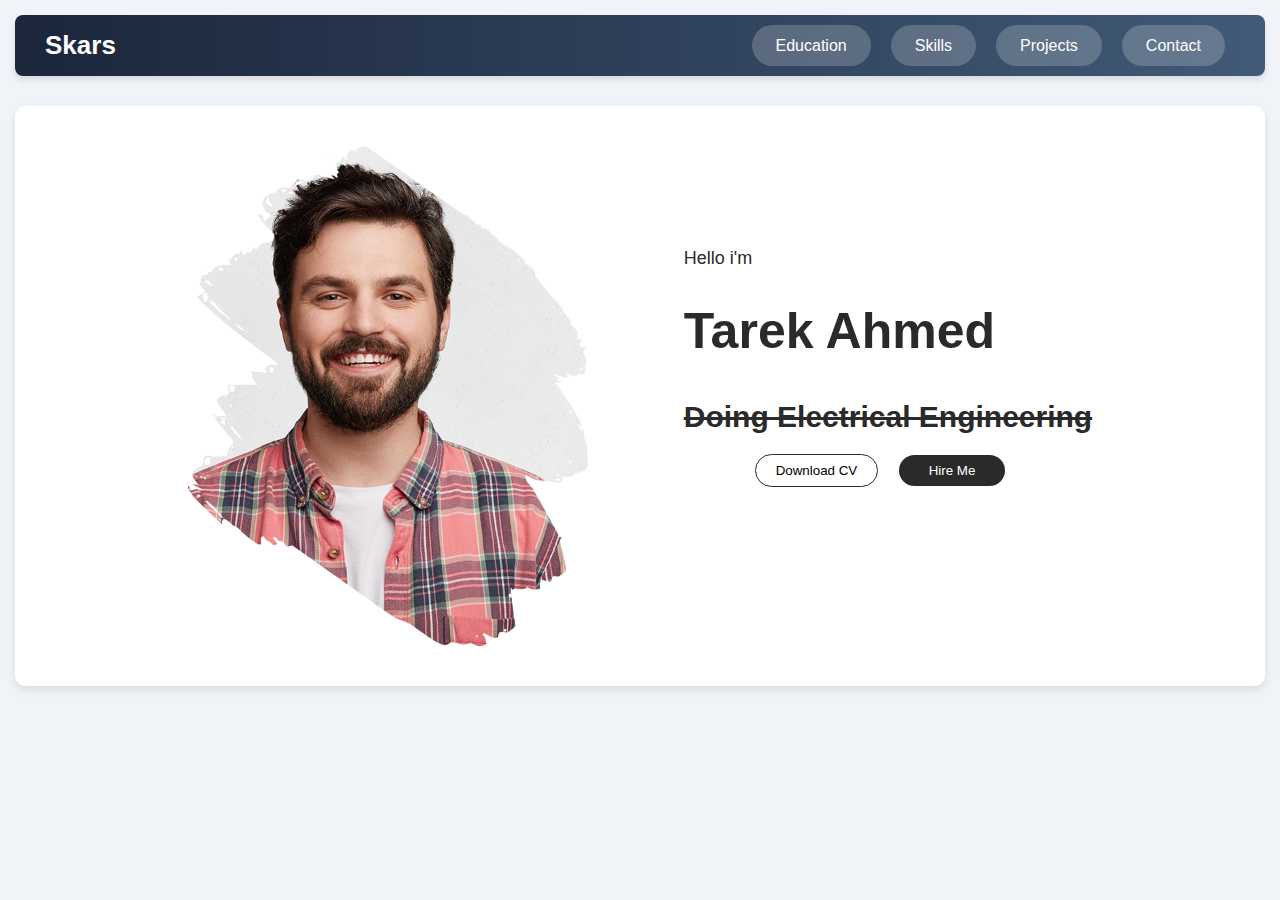
<file: index.html>
<!DOCTYPE html>
<html lang="en">
<head>
    <meta charset="UTF-8">
    <meta name="viewport" content="width=device-width, initial-scale=1.0">
    <title>Hi! It's me, Tarek.</title>
    <link rel="icon" type="image/x-icon" href="img/favicon.ico">
    <link rel="stylesheet" href="./styles.css">
    <link rel="stylesheet" href="./nav.css">
</head>
<body onload="document.body.style.opacity='1'">
    <nav class="navbar">
        <div class="navbar-brand">Skars</div>
        <button type="button" class="menu-toggle" aria-label="Toggle navigation menu">&#9776;</button>
        <ul class="navbar-links">
            <li><a href="/education">Education</a></li>
            <li><a href="/skills">Skills</a></li>
            <li><a href="/projects">Projects</a></li>
            <li><a href="/contact">Contact</a></li>
        </ul>
    </nav>

    <section class="main">
            <img src="img/main.png" alt="men" class="men">
            <div class="main-detil">
                <p>Hello i'm</p>
                <h1>Tarek Ahmed</h1>
                <h4><s>Doing Electrical Engineering</s></h4>

                <div class="btn">
                    <button type="submit">Download CV</button>
                    <button type="submit" class="btn-2" disabled>Hire Me</button>
                </div>

                <div class="social">
                    <a target="blank" href="https://github.com/tarekahmedsifat"><i class='bx bxl-github'></i></a>
                    <a target="blank" href="https://instagram.com/tarekahmedsifat"><i class='bx bxl-instagram'></i></a>
                </div>
            </div>
        </section>

    <script src="./script.js"></script>
</body>
</html>
</file>
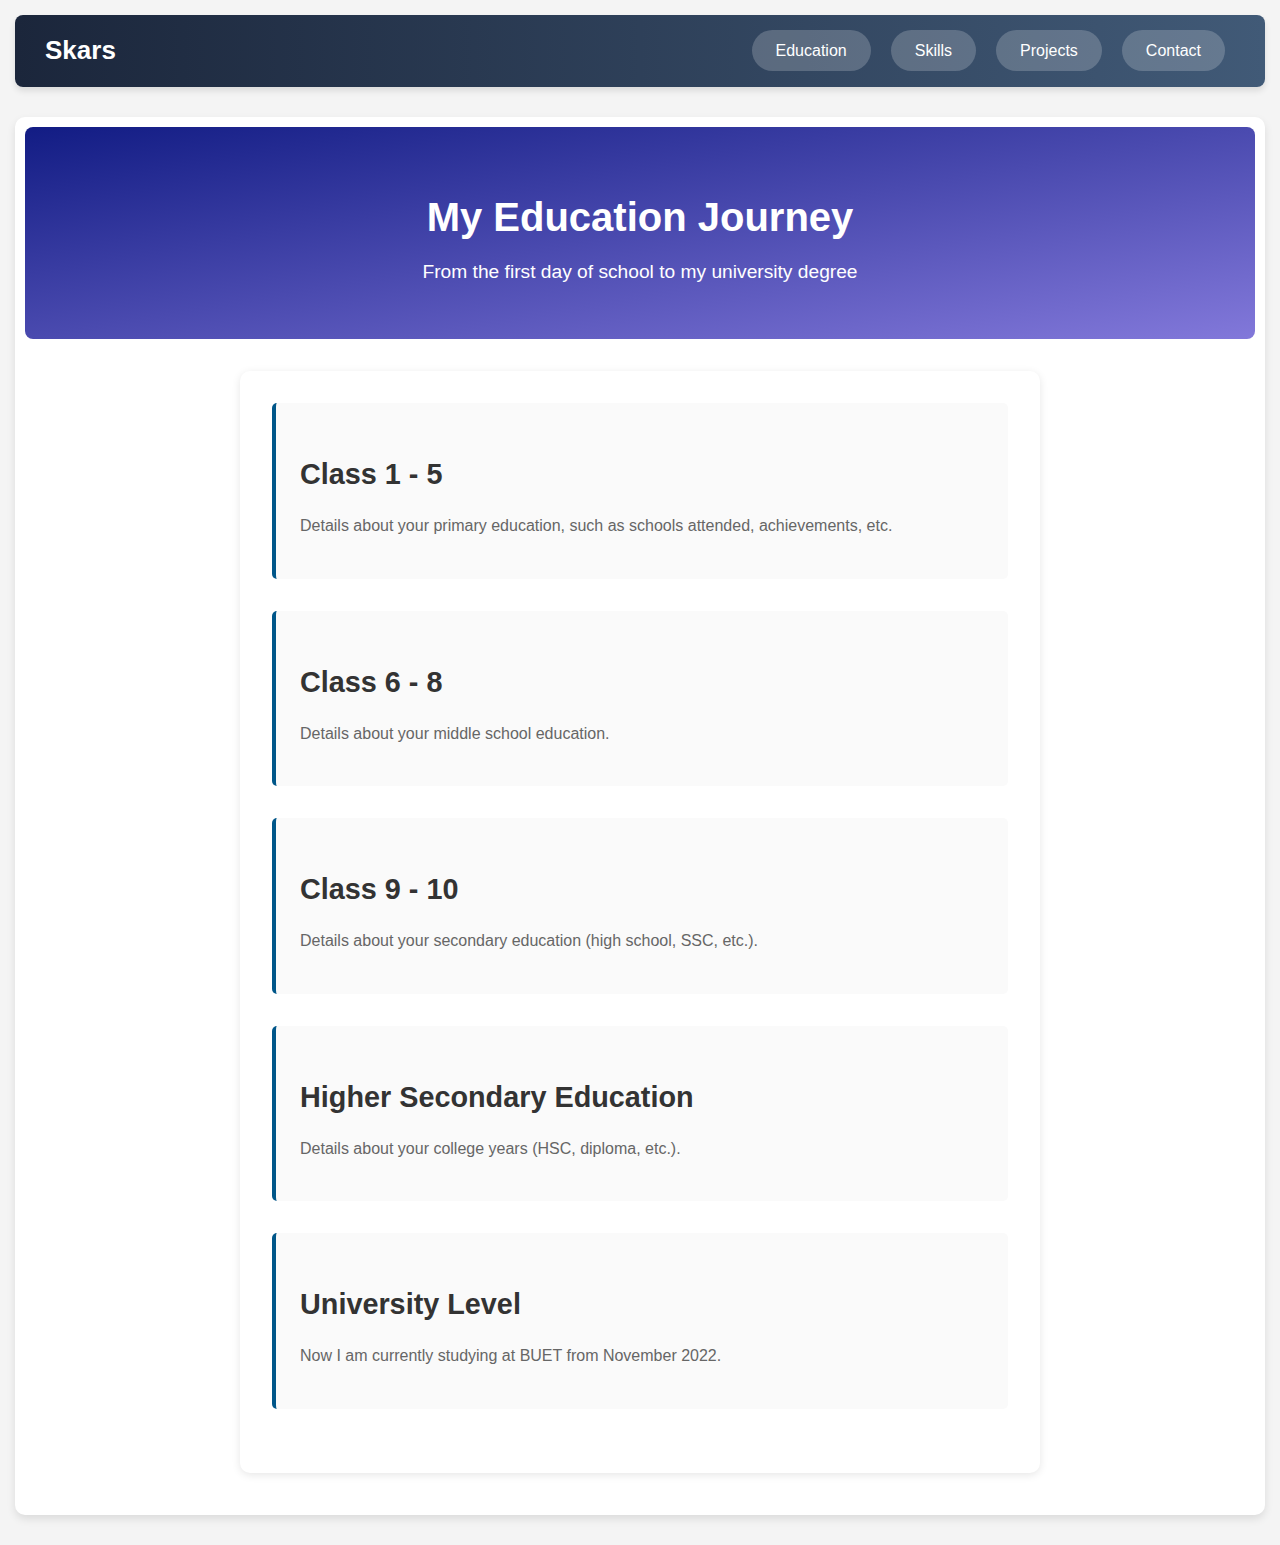
<file: education/index.html>
<!DOCTYPE html>
<html lang="en">
<head>
    <meta charset="UTF-8">
    <meta name="viewport" content="width=device-width, initial-scale=1.0">
    <title>My Educations</title>
    <link rel="icon" type="image/x-icon" href="/img/favicon.ico">
    <link rel="stylesheet" href="/nav.css">
    <link rel="stylesheet" href="/styles.css">
    <link rel="stylesheet" href="style.css">
</head>
<body onload="document.body.style.opacity='1'">
    <nav class="navbar">
        <div class="navbar-brand">Skars</div>
        <button type="button" class="menu-toggle" aria-label="Toggle navigation menu">&#9776;</button>
        <ul class="navbar-links">
            <li><a href="/education">Education</a></li>
            <li><a href="/skills">Skills</a></li>
            <li><a href="/projects">Projects</a></li>
            <li><a href="/contact">Contact</a></li>
        </ul>
    </nav>

    <section class="main">
        <div class="wrapper">
            <header>
                <h1>My Education Journey</h1>
                <p>From the first day of school to my university degree</p>
            </header>

            <section class="timeline">
                <div class="timeline-item">
                    <h2>Class 1 - 5</h2>
                    <p>Details about your primary education, such as schools attended, achievements, etc.</p>
                </div>
                <div class="timeline-item">
                    <h2>Class 6 - 8</h2>
                    <p>Details about your middle school education.</p>
                </div>
                <div class="timeline-item">
                    <h2>Class 9 - 10</h2>
                    <p>Details about your secondary education (high school, SSC, etc.).</p>
                </div>
                <div class="timeline-item">
                    <h2>Higher Secondary Education</h2>
                    <p>Details about your college years (HSC, diploma, etc.).</p>
                </div>
                <div class="timeline-item">
                    <h2>University Level</h2>
                    <p>Now I am currently studying at BUET from November 2022.</p>
                </div>
            </section>

            <!-- <footer>
                <p>&copy; 2024 My Education Journey. All rights reserved.</p>
            </footer> -->
        </div>
    </section>
    
    <script type="text/javascript" src="/script.js"></script>
</body>
</html>
</file>
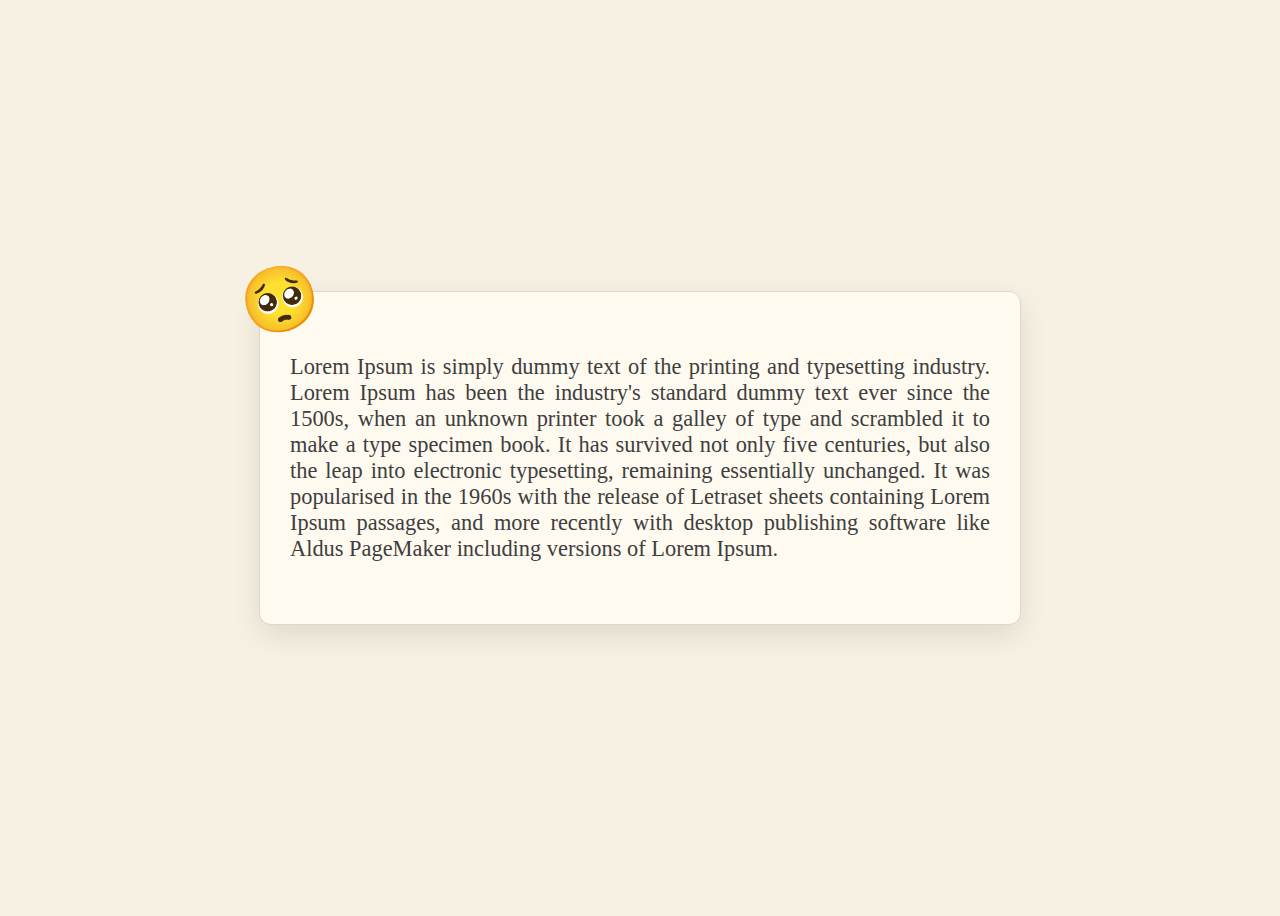
<file: letter/index.html>
<!DOCTYPE html>
<html lang="bn">
<head>
  <meta charset="UTF-8">
  <title>Error Message</title>
  <style>
    body {
      background: #f7f1e3;
      font-family: 'Noto Serif Bengali', serif;
      padding: 0px;
      display: flex;
      justify-content: center;
      align-items: center;
      min-height: 100vh;
    }

    .letter {
      background: #fffaf0;
      padding: 40px 30px;
      max-width: 700px;
      font-size: 1.4rem;
      color: #3e3e3e;
      box-shadow: 0 10px 30px rgba(0,0,0,0.1);
      border: 1px solid #e3d5ca;
      border-radius: 12px;
      position: relative;
    }

    .letter::before {
      content: "🥺";
      font-size: 4rem;
      position: absolute;
      top: -30px;
      left: -20px;
      transform: rotate(-15deg);
    }

    .letter p:nth-child(2)
    {
        text-align: justify;
    }
    code{
        color: rgb(162, 123, 51);
    }

    @import url('https://fonts.googleapis.com/css2?family=Noto+Serif+Bengali&display=swap');
  </style>
</head>
<body>
  <div class="letter">
    <p></p>
    <p>Lorem Ipsum is simply dummy text of the printing and typesetting industry. 
      Lorem Ipsum has been the industry's standard dummy text ever since the 1500s, 
      when an unknown printer took a galley of type and scrambled it to make a type specimen book. 
      It has survived not only five centuries, but also the leap into electronic typesetting, 
      remaining essentially unchanged. It was popularised in the 1960s with the release of Letraset 
      sheets containing Lorem Ipsum passages, and more recently with desktop publishing software like 
      Aldus PageMaker including versions of Lorem Ipsum.</p>
    <p></p>
    
    <code></code>
  </div>
</body>
</html>
</file>
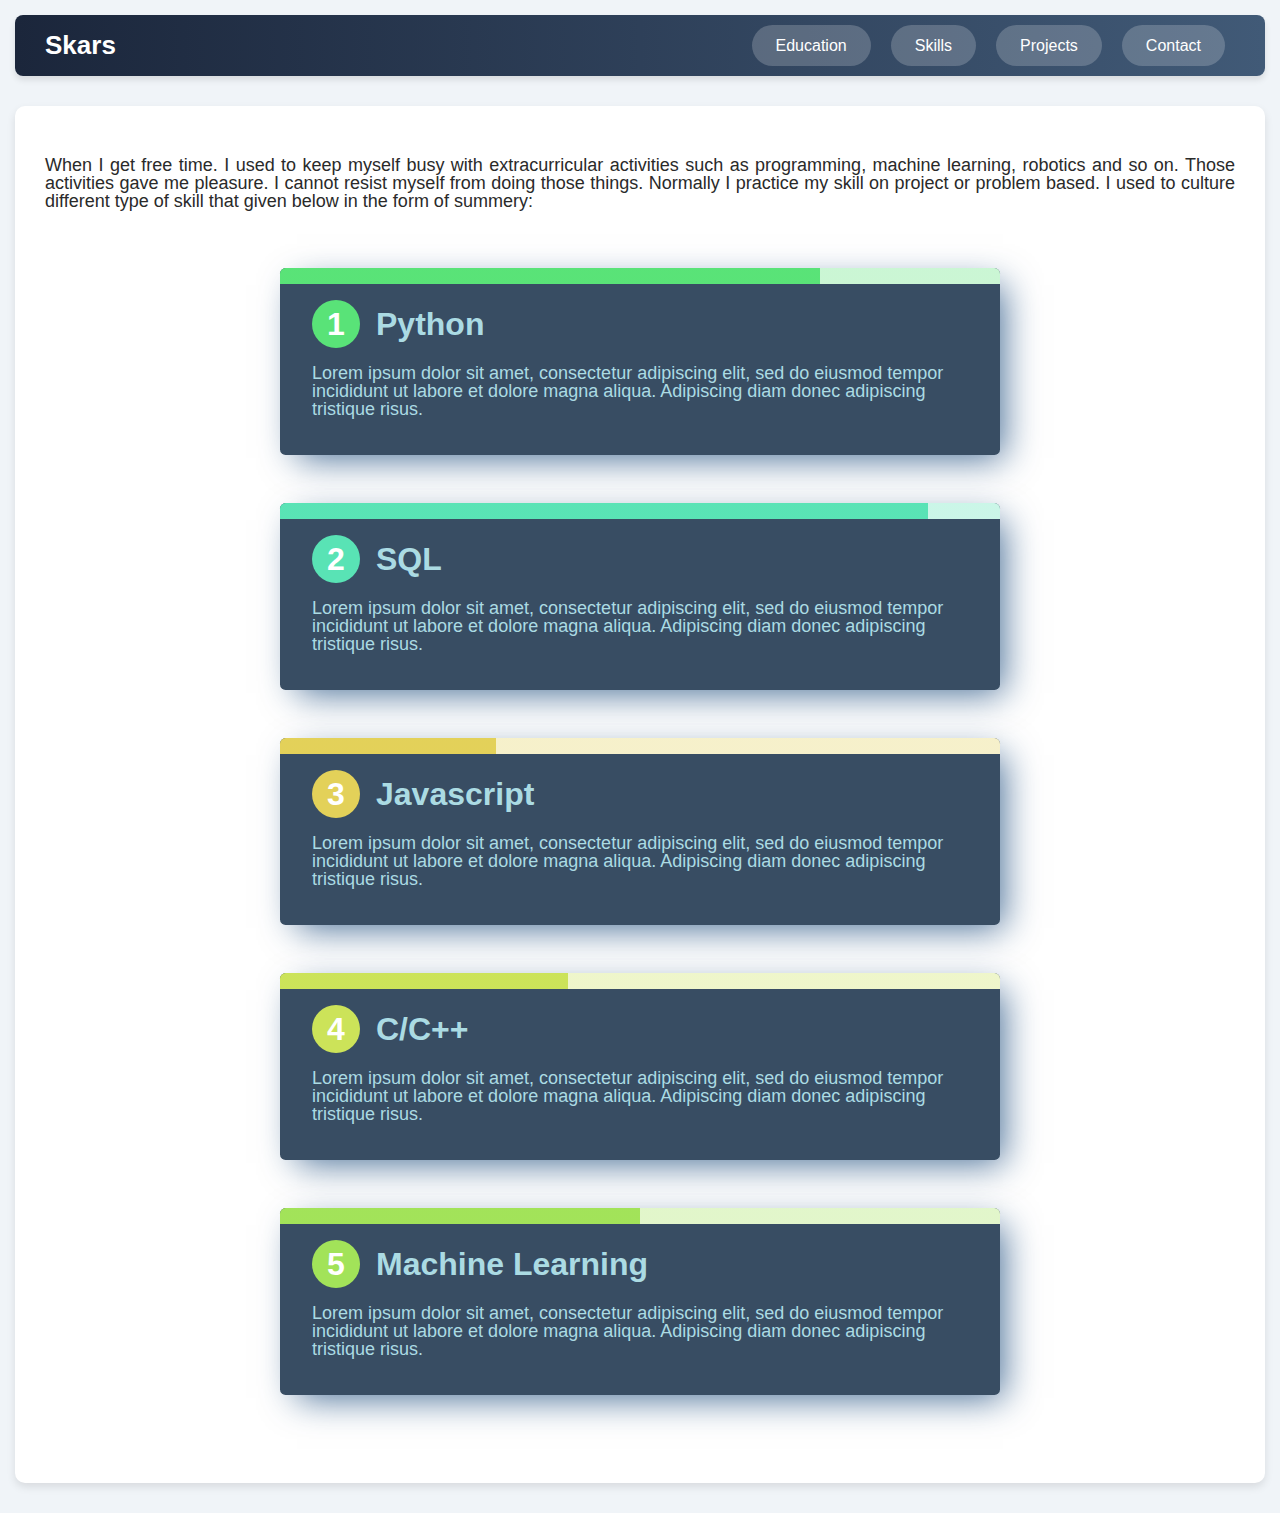
<file: skills/index.html>
<!DOCTYPE html>
<html lang="en">
<head>
	<meta charset="UTF-8">
	<meta name="viewport" content="width=device-width, initial-scale=1.0">
	<title>Skills</title>
    <link rel="icon" type="image/x-icon" href="/img/favicon.ico">
    <link rel="stylesheet" href="../nav.css">
    <link rel="stylesheet" href="./styles.css">
    <link rel="stylesheet" href="../styles.css">
</head>
<body onload="document.body.style.opacity='1'">
	<nav class="navbar">
        <div class="navbar-brand">Skars</div>
        <button type="button" class="menu-toggle" aria-label="Toggle navigation menu">&#9776;</button>
        <ul class="navbar-links">
            <li><a href="/education">Education</a></li>
            <li><a href="/skills">Skills</a></li>
            <li><a href="/projects">Projects</a></li>
            <li><a href="/contact">Contact</a></li>
        </ul>
    </nav>

    <section class="main">
            <div class="main-detil">
                <p class="despcription">
                    When I get free time. I used to keep myself busy with extracurricular activities such as programming, machine learning, robotics and so on. Those activities gave me pleasure. I cannot resist myself from doing those things. Normally I practice my skill on project or problem based.  I used to culture different type of skill that given below in the form of summery:

                </p>
                <ol style="--length: 100" role="list">
                    <li style="--i: 75">
                        <h3>Python</h3>
                        <p>Lorem ipsum dolor sit amet, consectetur adipiscing elit, sed do eiusmod tempor incididunt ut labore et dolore magna aliqua. Adipiscing diam donec adipiscing tristique risus.</p>
                    </li>
                    <li style="--i: 90">
                        <h3>SQL</h3>
                        <p>Lorem ipsum dolor sit amet, consectetur adipiscing elit, sed do eiusmod tempor incididunt ut labore et dolore magna aliqua. Adipiscing diam donec adipiscing tristique risus.</p>
                    </li>
                    <li style="--i: 30">
                        <h3>Javascript</h3>
                        <p>Lorem ipsum dolor sit amet, consectetur adipiscing elit, sed do eiusmod tempor incididunt ut labore et dolore magna aliqua. Adipiscing diam donec adipiscing tristique risus.</p>
                    </li>
                    <li style="--i: 40">
                        <h3>C/C++</h3>
                        <p>Lorem ipsum dolor sit amet, consectetur adipiscing elit, sed do eiusmod tempor incididunt ut labore et dolore magna aliqua. Adipiscing diam donec adipiscing tristique risus.</p>
                    </li>
                    <li style="--i: 50">
                        <h3>Machine Learning</h3>
                        <p>Lorem ipsum dolor sit amet, consectetur adipiscing elit, sed do eiusmod tempor incididunt ut labore et dolore magna aliqua. Adipiscing diam donec adipiscing tristique risus.</p>
                    </li>
                </ol>
            </div>
        </section>
	<script type="text/javascript" src="../script.js"></script>
</body>
</html>
</file>
<file: styles.css>
body {
    margin: 0;
    font-family: 'Segoe UI', Tahoma, Geneva, Verdana, sans-serif;
    background-color: #f0f4f8;
    opacity: 0;
    transition: opacity 3s;
}


.main {
    display: flex;
    align-items: center;
    justify-content: center;
    gap: 6rem;
    padding: 40px 20px;
    background-color: #fff;
    border-radius: 10px;
    box-shadow: 0 4px 8px rgba(0, 0, 0, 0.1);
    margin: 30px 15px;
/*    width: calc(100% - 40px);*/
    max-width: 1340px;
    flex-direction: row;
}

.main .men {
    width: 400px;
    transition: all 1500ms ease;
    cursor: pointer;
}

.main .men:hover {
    transform: scale(1.15);
}

.main .main-detil {
    text-align: center;
    color: #2a2a2a;
}

.main-detil p {
    font-size: 18px;
    text-align: left;
    margin-bottom: 5px;
}

.main .main-detil h1 {
    font-size: 50px;
    text-align: left;
}

.main .main-detil h4 {
    font-size: 30px;
    margin-bottom: 20px;
    text-align: left;
}

.main .btn button {
    padding: 8px 20px;
    background: transparent;
    border-radius: 30px;
    border: 1px solid #2a2a2a;
    margin-right: 1rem;
    margin-bottom: 30px;
    cursor: pointer;
}

.main .btn .btn-2 {
    padding: 8px 30px;
    background: #2a2a2a;
    color: #fff;
    border: none;
    outline: none;
    transition: all 2000ms ease-in-out;
}

.main .btn .btn-2:hover {
    background: cornflowerblue;
    transform: scale(1.1);
}

.social i {
    color: #2a2a2a;
    font-size: 40px;
    margin: 0px 14px;
    transition: all 2000ms ease-in-out;
    cursor: pointer;
}

.social i:hover {
    color: cornflowerblue;
}

/*contact.main page design*/
.contact .social i{
    font-size: 20px !important;
    margin-left: 10px;
    margin-right: 0px;
    margin-bottom: -20px !important;
}
.contact .social a{
    color: black;
    text-decoration: none;
    font-size: 20px !important;
}

@media (max-width: 880px){
    .main .men {
        width: 300px;
    }
    .main-detil p{
        font-size: 18px;
    }
    .main-detil h1{
        font-size: 30px !important;
        margin: 5px 0px;
    }
    .main-detil h4{
        font-size: 20px !important;
        margin: 8px 0px;
    }
}

@media (max-width: 732px){
    .main .men {
        width: 250px;
    }
}


@media(max-width: 660px){
    .main{
        flex-direction: column;
        gap: 10px !important;
    }
}
</file>
<file: nav.css>
.navbar {
    background: linear-gradient(90deg, #1b263b, #415a77);
    box-shadow: 0 4px 6px rgba(0, 0, 0, 0.1);
    display: flex;
    justify-content: space-between;
    align-items: center;
    padding: 15px 30px;
    border-radius: 8px;
    margin: 15px;
}

.navbar-brand {
    color: #fff;
    font-size: 26px;
    font-weight: bold;
    user-select: none;
    cursor: pointer;
}

.menu-toggle{
    visibility: hidden;
}

.navbar-links {
    list-style-type: none;
    margin: 0;
    padding: 0;
    display: flex;
}

.navbar-links li {
    margin: 0 10px;
}

.navbar-links a {
    color: #fff;
    text-decoration: none;
    padding: 12px 24px;
    border-radius: 30px;
    background: rgba(255, 255, 255, 0.2);
    transition: background 0.3s, transform 0.3s;
}

.navbar-links a:hover {
    background: rgba(255, 255, 255, 0.4);
    transform: scale(1.1);
}

@media (max-width: 720px){
    .navbar{
        flex-direction: column;
        justify-content: center;
/*        gap: 20px;*/
        padding-bottom: 30px
    }
}

@media (max-width: 530px){
    .navbar{
        flex-direction: column;
        justify-content: space-between;
        gap: 20px;
        padding-bottom: 0px;
        position: relative;
    }

    .menu-toggle{
        visibility: visible;
        position: absolute;
        top: 23px;
        right: 20px;
    }
    .navbar-links{
        flex-direction: column;
        justify-content: space-between;
        gap: 10px;
        width: 100%;
        height: 0px;
        overflow: hidden;
    }
    .navbar ul li{
        display: block;
    }
    .navbar ul li a{
        width: 83%;
        display: block;
    }
    .toggle-show{
        height: auto !important;
        transition: all 2000ms ease-in-out;
    }
    .toggle-show li:last-child{
        margin-bottom: 20px;
    }
    .main .men {
        width: 220px;
    }
}
</file>
<file: skills/styles.css>
* {
/*     box-sizing: border-box; */
}

body {
    --h: 212deg;
    --l: 43%;
    --brandColor: hsl(var(--h), 71%, var(--l));
}

.main * {
    box-sizing: border-box;
}

.main p {
    margin: 0;
    line-height: 1.0;
/*    user-select: none;*/
}
.despcription{
    text-align: justify !important;
    padding: 10px;
}

.main ol {
    list-style: none;
    counter-reset: list;
    padding: 0 1rem;
}

.main li {
    --stop: calc(100% / var(--length) * var(--i));
    --l: 62%;
    --l2: 88%;
    --h: calc((var(--i) - 1) * (180 / var(--length)));
    --c1: hsl(var(--h), 71%, var(--l));
    --c2: hsl(var(--h), 71%, var(--l2));
    
    position: relative;
    counter-increment: list;
    max-width: 45rem;
    margin: 2rem auto;
    padding: 2rem 1rem 1rem;
/*    box-shadow: 0.1rem 0.1rem 1.5rem rgba(0, 0, 0, 0.3);*/
    box-shadow: 10px 10px 34px -7px rgba(6,57,112,0.75);
    -webkit-box-shadow: 10px 10px 34px -7px rgba(6,57,112,0.75);
    -moz-box-shadow: 10px 10px 34px -7px rgba(6,57,112,0.75);
    border-radius: 0.35rem;
    overflow: hidden;
    background-color: #384d63;
    color: #abdbe3;
    cursor: pointer;
    transition: all 200ms ease-in-out;
    user-select: none;
}

.main li::before {
    content: '';
    display: block;
    width: 100%;
    height: 1rem;
    position: absolute;
    top: 0;
    left: 0;
    background: linear-gradient(to right, var(--c1) var(--stop), var(--c2) var(--stop));
}

.main li:hover{
    transform: translateX(20px);
    box-shadow: 10px 10px 33px 1px rgba(6,57,112,0.75);
    -webkit-box-shadow: 10px 10px 33px 1px rgba(6,57,112,0.75);
    -moz-box-shadow: 10px 10px 33px 1px rgba(6,57,112,0.75);
    transition: all 200ms ease-in-out;
}

.main h3 {
    display: flex;
    align-items: baseline;
    margin: 0 0 1rem;
/*    color: rgb(70 70 70);*/
    color: #abdbe3;
}

.main h3::before {
    display: flex;
    justify-content: center;
    align-items: center;
    flex: 0 0 auto;
    margin-right: 1rem;
    width: 1rem;
    height: 1rem;
    content: counter(list);
    padding: 1rem;
    border-radius: 50%;
    background-color: var(--c1);
    color: white;
}

@media (min-width: 40em) {
    .main li {
        margin: 3rem auto;
        padding: 2rem 2rem 2rem;
    }
    
    .main h3 {
        font-size: 2.0rem;
        margin: 0 0 1rem;
    }
    
    .main h3::before {
        margin-right: 1.0rem;
    }
}
@media (max-width: 720px){
    .main li:hover{
        transform: scale(1.05) !important;
        transition: all 200ms ease-in-out;
    }
}
</file>
<file: education/style.css>
/* Basic Reset */


body {
    background: #f4f4f4;
    color: #333;
    line-height: 1.6;
    font-family: 'Arial', sans-serif;
}

.main{
    padding: 10px !important;
}

.wrapper{
    width: 100%;
}
.wrapper * {
    box-sizing: border-box;
}

header {
    text-align: center;
    padding: 2rem;
    background-image: linear-gradient(to bottom right, #121C84, #8278DA);
    color: white;
    border-radius: 8px;
}

header h1 {
    font-size: 2.5rem;
    margin-bottom: 0.5rem;
}

header p {
    font-size: 1.2rem;
    margin-top: 0.5rem;
}

.timeline {
    display: flex;
    flex-direction: column;
    padding: 2rem;
    max-width: 800px;
    margin: 2rem auto;
    background: white;
    border-radius: 10px;
    box-shadow: 0 2px 8px rgba(0, 0, 0, 0.1);
}

.timeline-item {
    margin-bottom: 2rem;
    padding: 1.5rem;
    border-left: 4px solid #005689;
    background: #fafafa;
    border-radius: 5px;
    position: relative;
}

.timeline-item h2 {
    font-size: 1.8rem;
    margin-bottom: 0.8rem;
}

.timeline-item p {
    font-size: 1rem;
    color: #666;
}

footer {
    text-align: center;
    padding: 1rem;
    background: #333;
    color: white;
}

@media (max-width: 768px) {
    .timeline {
        padding: 1rem;
    }

    .timeline-item h2 {
        font-size: 1.5rem;
    }

    .timeline-item p {
        font-size: 0.9rem;
    }
}

@media (max-width: 540px){
    header h1{
        font-size: 32px;
    }
}


@media (max-width: 460px){
    header h1{
        font-size: 25px;
    }
    header p{
        font-size: 16px;
    }
}


@media (max-width: 380px){
    header{
        padding: 1rem !important;
    }
    header h1{
        font-size: 22px;
    }
    header p{
        font-size: 14px;
    }
}
</file>
